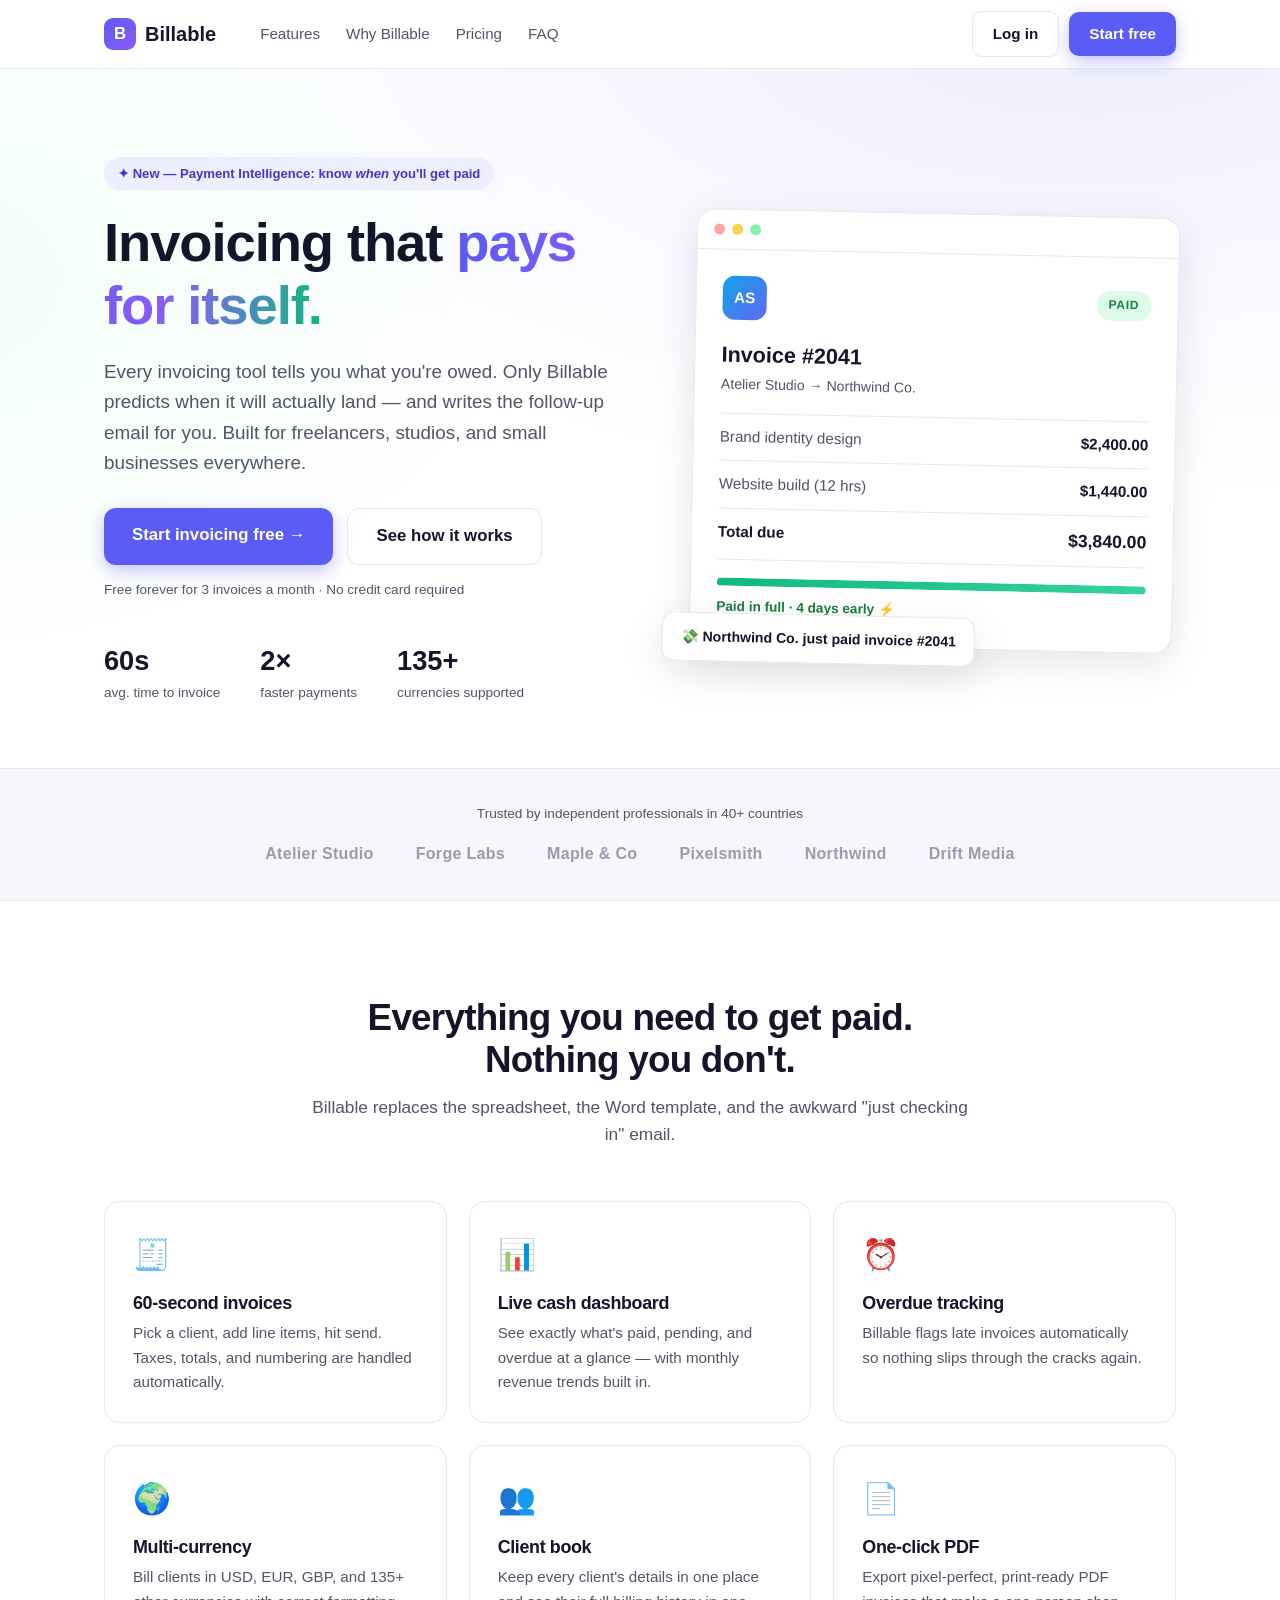
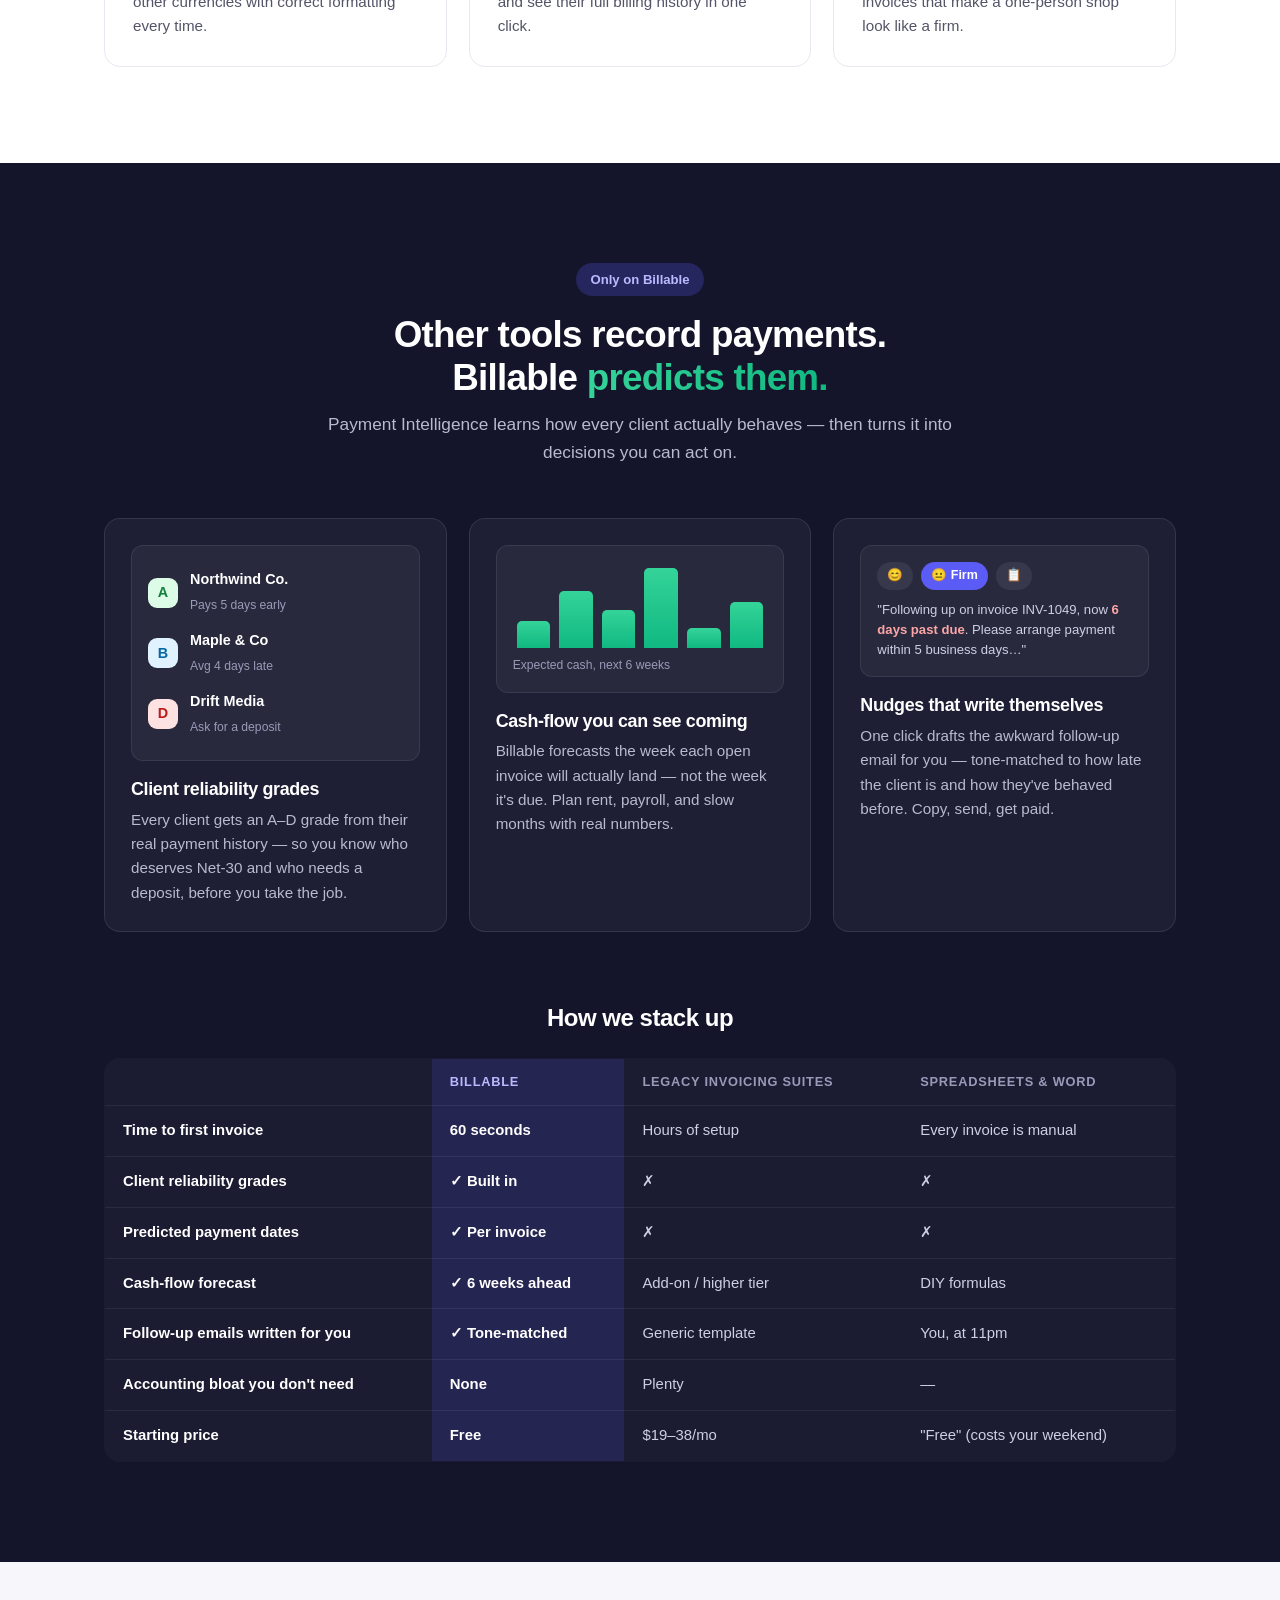
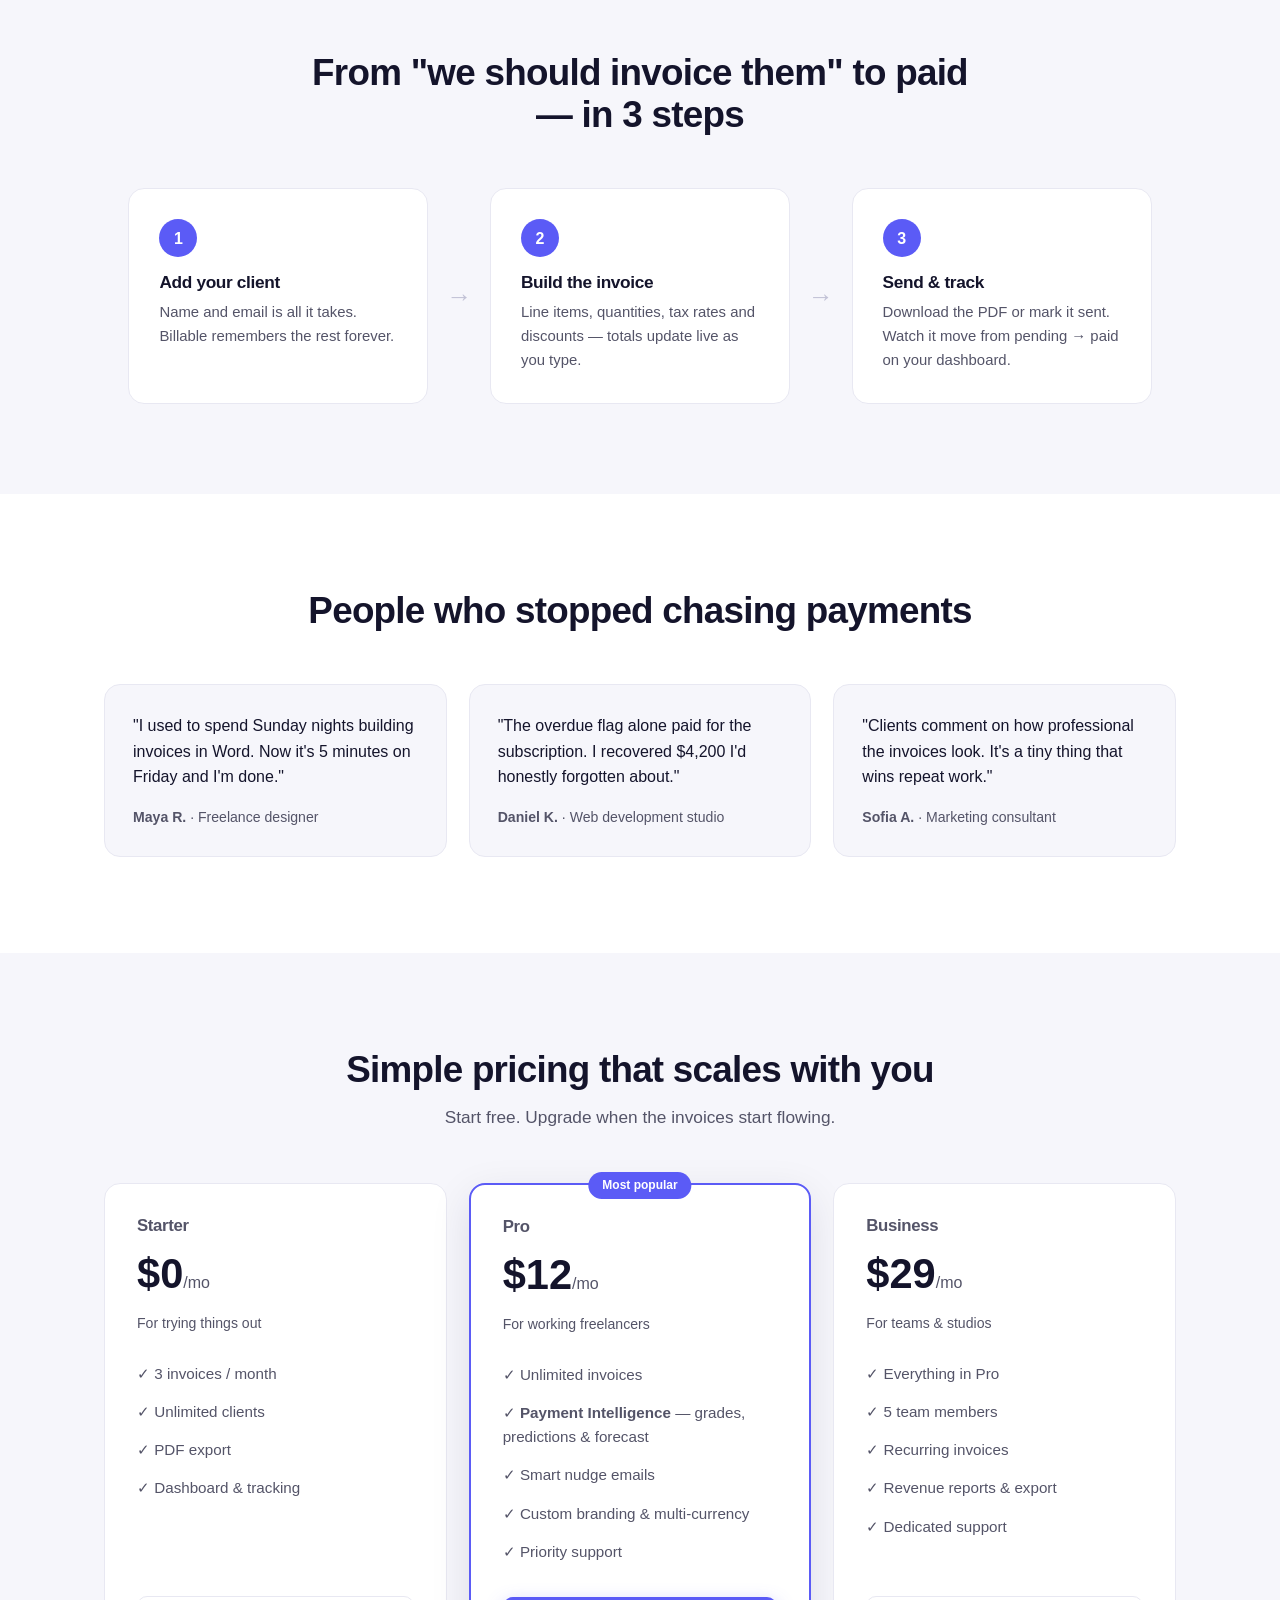
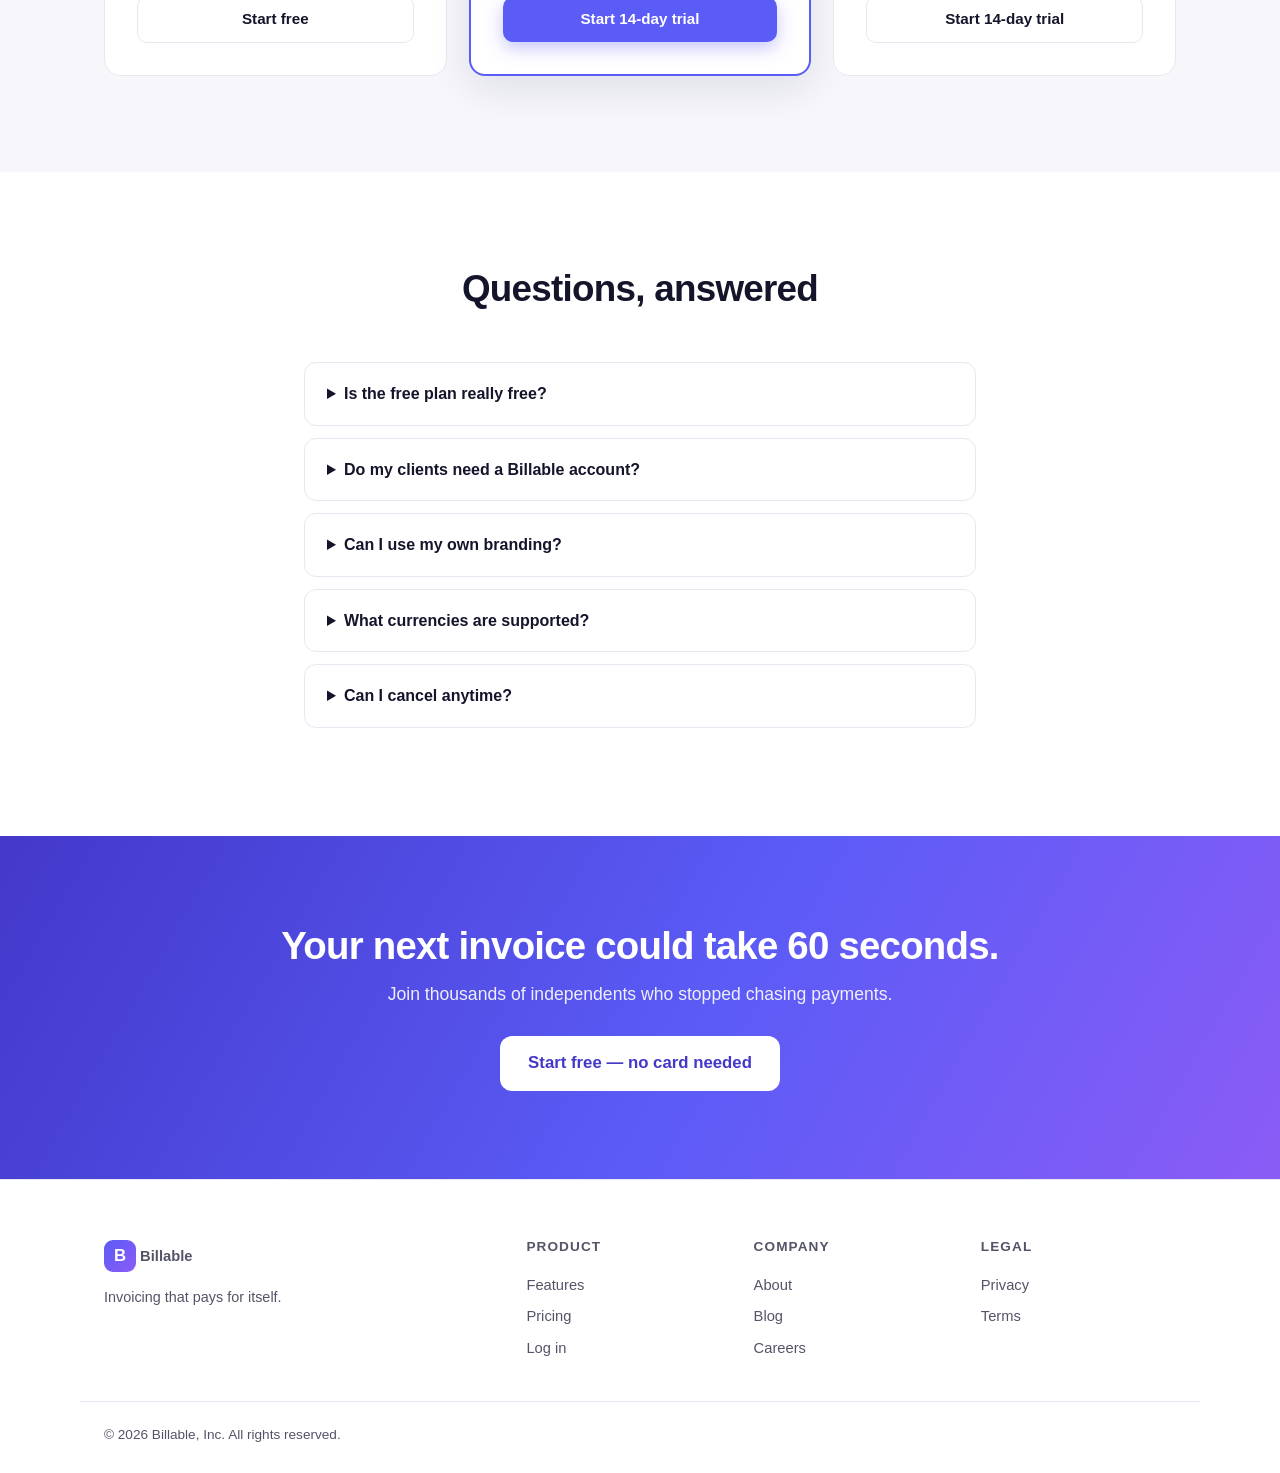
<file: index.html>
<!DOCTYPE html>
<html lang="en">
<head>
<meta charset="UTF-8">
<meta name="viewport" content="width=device-width, initial-scale=1.0">
<title>Billable — Invoicing that pays for itself</title>
<meta name="description" content="Billable is the fastest way for freelancers and small businesses to create beautiful invoices, track payments, and get paid on time.">
<link rel="icon" href="data:image/svg+xml,<svg xmlns='http://www.w3.org/2000/svg' viewBox='0 0 100 100'><rect width='100' height='100' rx='22' fill='%235b5bf6'/><text x='50' y='70' font-size='58' text-anchor='middle' fill='white' font-family='Arial' font-weight='bold'>B</text></svg>">
<link rel="preconnect" href="https://fonts.googleapis.com">
<link rel="stylesheet" href="css/landing.css">
</head>
<body>

<header class="nav-wrap">
  <nav class="nav container">
    <a class="logo" href="index.html"><span class="logo-mark">B</span> Billable</a>
    <div class="nav-links" id="navLinks">
      <a href="#features">Features</a>
      <a href="#intelligence">Why Billable</a>
      <a href="#pricing">Pricing</a>
      <a href="#faq">FAQ</a>
    </div>
    <div class="nav-cta">
      <a href="app.html" class="btn btn-ghost">Log in</a>
      <a href="app.html#signup" class="btn btn-primary">Start free</a>
    </div>
    <button class="nav-burger" id="navBurger" aria-label="Menu">☰</button>
  </nav>
</header>

<main>
  <!-- HERO -->
  <section class="hero">
    <div class="container hero-grid">
      <div class="hero-copy">
        <div class="pill">✦ New — Payment Intelligence: know <i>when</i> you'll get paid</div>
        <h1>Invoicing that <span class="grad">pays for itself.</span></h1>
        <p class="lead">Every invoicing tool tells you what you're owed. Only Billable predicts when it will actually land — and writes the follow-up email for you. Built for freelancers, studios, and small businesses everywhere.</p>
        <div class="hero-actions">
          <a href="app.html#signup" class="btn btn-primary btn-lg">Start invoicing free →</a>
          <a href="#how" class="btn btn-ghost btn-lg">See how it works</a>
        </div>
        <p class="micro">Free forever for 3 invoices a month · No credit card required</p>
        <div class="hero-stats">
          <div><strong>60s</strong><span>avg. time to invoice</span></div>
          <div><strong>2×</strong><span>faster payments</span></div>
          <div><strong>135+</strong><span>currencies supported</span></div>
        </div>
      </div>
      <div class="hero-visual">
        <div class="mock-window">
          <div class="mock-bar"><span></span><span></span><span></span></div>
          <div class="mock-body">
            <div class="mock-invoice">
              <div class="mi-head">
                <div class="mi-logo">AS</div>
                <div class="mi-status">PAID</div>
              </div>
              <div class="mi-title">Invoice #2041</div>
              <div class="mi-sub">Atelier Studio → Northwind Co.</div>
              <div class="mi-rows">
                <div class="mi-row"><span>Brand identity design</span><b>$2,400.00</b></div>
                <div class="mi-row"><span>Website build (12 hrs)</span><b>$1,440.00</b></div>
                <div class="mi-row mi-total"><span>Total due</span><b>$3,840.00</b></div>
              </div>
              <div class="mi-paidbar"><div></div></div>
              <div class="mi-foot">Paid in full · 4 days early ⚡</div>
            </div>
            <div class="mock-toast">💸 Northwind Co. just paid invoice #2041</div>
          </div>
        </div>
      </div>
    </div>
  </section>

  <!-- LOGOS -->
  <section class="logos">
    <div class="container">
      <p>Trusted by independent professionals in 40+ countries</p>
      <div class="logo-row">
        <span>Atelier&nbsp;Studio</span><span>Forge&nbsp;Labs</span><span>Maple&nbsp;&amp;&nbsp;Co</span><span>Pixelsmith</span><span>Northwind</span><span>Drift&nbsp;Media</span>
      </div>
    </div>
  </section>

  <!-- FEATURES -->
  <section class="features" id="features">
    <div class="container">
      <div class="section-head">
        <h2>Everything you need to get paid. Nothing you don't.</h2>
        <p>Billable replaces the spreadsheet, the Word template, and the awkward "just checking in" email.</p>
      </div>
      <div class="feature-grid">
        <div class="feature-card">
          <div class="fc-icon">🧾</div>
          <h3>60-second invoices</h3>
          <p>Pick a client, add line items, hit send. Taxes, totals, and numbering are handled automatically.</p>
        </div>
        <div class="feature-card">
          <div class="fc-icon">📊</div>
          <h3>Live cash dashboard</h3>
          <p>See exactly what's paid, pending, and overdue at a glance — with monthly revenue trends built in.</p>
        </div>
        <div class="feature-card">
          <div class="fc-icon">⏰</div>
          <h3>Overdue tracking</h3>
          <p>Billable flags late invoices automatically so nothing slips through the cracks again.</p>
        </div>
        <div class="feature-card">
          <div class="fc-icon">🌍</div>
          <h3>Multi-currency</h3>
          <p>Bill clients in USD, EUR, GBP, and 135+ other currencies with correct formatting every time.</p>
        </div>
        <div class="feature-card">
          <div class="fc-icon">👥</div>
          <h3>Client book</h3>
          <p>Keep every client's details in one place and see their full billing history in one click.</p>
        </div>
        <div class="feature-card">
          <div class="fc-icon">📄</div>
          <h3>One-click PDF</h3>
          <p>Export pixel-perfect, print-ready PDF invoices that make a one-person shop look like a firm.</p>
        </div>
      </div>
    </div>
  </section>

  <!-- PAYMENT INTELLIGENCE — the moat -->
  <section class="intel" id="intelligence">
    <div class="container">
      <div class="section-head section-head-light">
        <div class="pill pill-dark">Only on Billable</div>
        <h2>Other tools record payments.<br>Billable <span class="grad-green">predicts them.</span></h2>
        <p>Payment Intelligence learns how every client actually behaves — then turns it into decisions you can act on.</p>
      </div>
      <div class="intel-grid">
        <div class="intel-card">
          <div class="intel-visual">
            <div class="ig-row"><span class="ig-grade ig-a">A</span><div><b>Northwind Co.</b><small>Pays 5 days early</small></div></div>
            <div class="ig-row"><span class="ig-grade ig-b">B</span><div><b>Maple &amp; Co</b><small>Avg 4 days late</small></div></div>
            <div class="ig-row"><span class="ig-grade ig-d">D</span><div><b>Drift Media</b><small>Ask for a deposit</small></div></div>
          </div>
          <h3>Client reliability grades</h3>
          <p>Every client gets an A–D grade from their real payment history — so you know who deserves Net-30 and who needs a deposit, before you take the job.</p>
        </div>
        <div class="intel-card">
          <div class="intel-visual">
            <div class="ig-forecast">
              <div style="height:34%"></div><div style="height:72%"></div><div style="height:48%"></div>
              <div style="height:100%"></div><div style="height:26%"></div><div style="height:58%"></div>
            </div>
            <small class="ig-caption">Expected cash, next 6 weeks</small>
          </div>
          <h3>Cash-flow you can see coming</h3>
          <p>Billable forecasts the week each open invoice will actually land — not the week it's due. Plan rent, payroll, and slow months with real numbers.</p>
        </div>
        <div class="intel-card">
          <div class="intel-visual">
            <div class="ig-email">
              <div class="ig-tones"><span>😊</span><span class="on">😐 Firm</span><span>📋</span></div>
              <p>"Following up on invoice INV-1049, now <b>6 days past due</b>. Please arrange payment within 5 business days…"</p>
            </div>
          </div>
          <h3>Nudges that write themselves</h3>
          <p>One click drafts the awkward follow-up email for you — tone-matched to how late the client is and how they've behaved before. Copy, send, get paid.</p>
        </div>
      </div>

      <div class="compare">
        <h3>How we stack up</h3>
        <table class="compare-table">
          <thead>
            <tr><th></th><th class="ct-us">Billable</th><th>Legacy invoicing suites</th><th>Spreadsheets &amp; Word</th></tr>
          </thead>
          <tbody>
            <tr><td>Time to first invoice</td><td class="ct-us">60 seconds</td><td>Hours of setup</td><td>Every invoice is manual</td></tr>
            <tr><td>Client reliability grades</td><td class="ct-us">✓ Built in</td><td>✗</td><td>✗</td></tr>
            <tr><td>Predicted payment dates</td><td class="ct-us">✓ Per invoice</td><td>✗</td><td>✗</td></tr>
            <tr><td>Cash-flow forecast</td><td class="ct-us">✓ 6 weeks ahead</td><td>Add-on / higher tier</td><td>DIY formulas</td></tr>
            <tr><td>Follow-up emails written for you</td><td class="ct-us">✓ Tone-matched</td><td>Generic template</td><td>You, at 11pm</td></tr>
            <tr><td>Accounting bloat you don't need</td><td class="ct-us">None</td><td>Plenty</td><td>—</td></tr>
            <tr><td>Starting price</td><td class="ct-us">Free</td><td>$19–38/mo</td><td>"Free" (costs your weekend)</td></tr>
          </tbody>
        </table>
      </div>
    </div>
  </section>

  <!-- HOW IT WORKS -->
  <section class="how" id="how">
    <div class="container">
      <div class="section-head">
        <h2>From "we should invoice them" to paid — in 3 steps</h2>
      </div>
      <div class="steps">
        <div class="step">
          <div class="step-num">1</div>
          <h3>Add your client</h3>
          <p>Name and email is all it takes. Billable remembers the rest forever.</p>
        </div>
        <div class="step-arrow">→</div>
        <div class="step">
          <div class="step-num">2</div>
          <h3>Build the invoice</h3>
          <p>Line items, quantities, tax rates and discounts — totals update live as you type.</p>
        </div>
        <div class="step-arrow">→</div>
        <div class="step">
          <div class="step-num">3</div>
          <h3>Send &amp; track</h3>
          <p>Download the PDF or mark it sent. Watch it move from pending → paid on your dashboard.</p>
        </div>
      </div>
    </div>
  </section>

  <!-- TESTIMONIALS -->
  <section class="quotes">
    <div class="container">
      <div class="section-head"><h2>People who stopped chasing payments</h2></div>
      <div class="quote-grid">
        <figure class="quote">
          <blockquote>"I used to spend Sunday nights building invoices in Word. Now it's 5 minutes on Friday and I'm done."</blockquote>
          <figcaption><b>Maya R.</b> · Freelance designer</figcaption>
        </figure>
        <figure class="quote">
          <blockquote>"The overdue flag alone paid for the subscription. I recovered $4,200 I'd honestly forgotten about."</blockquote>
          <figcaption><b>Daniel K.</b> · Web development studio</figcaption>
        </figure>
        <figure class="quote">
          <blockquote>"Clients comment on how professional the invoices look. It's a tiny thing that wins repeat work."</blockquote>
          <figcaption><b>Sofia A.</b> · Marketing consultant</figcaption>
        </figure>
      </div>
    </div>
  </section>

  <!-- PRICING -->
  <section class="pricing" id="pricing">
    <div class="container">
      <div class="section-head">
        <h2>Simple pricing that scales with you</h2>
        <p>Start free. Upgrade when the invoices start flowing.</p>
      </div>
      <div class="price-grid">
        <div class="price-card">
          <h3>Starter</h3>
          <div class="price"><span>$0</span>/mo</div>
          <p class="price-sub">For trying things out</p>
          <ul>
            <li>✓ 3 invoices / month</li>
            <li>✓ Unlimited clients</li>
            <li>✓ PDF export</li>
            <li>✓ Dashboard &amp; tracking</li>
          </ul>
          <a href="app.html#signup" class="btn btn-ghost btn-block">Start free</a>
        </div>
        <div class="price-card price-featured">
          <div class="badge">Most popular</div>
          <h3>Pro</h3>
          <div class="price"><span>$12</span>/mo</div>
          <p class="price-sub">For working freelancers</p>
          <ul>
            <li>✓ Unlimited invoices</li>
            <li>✓ <b>Payment Intelligence</b> — grades, predictions &amp; forecast</li>
            <li>✓ Smart nudge emails</li>
            <li>✓ Custom branding &amp; multi-currency</li>
            <li>✓ Priority support</li>
          </ul>
          <a href="app.html#signup" class="btn btn-primary btn-block">Start 14-day trial</a>
        </div>
        <div class="price-card">
          <h3>Business</h3>
          <div class="price"><span>$29</span>/mo</div>
          <p class="price-sub">For teams &amp; studios</p>
          <ul>
            <li>✓ Everything in Pro</li>
            <li>✓ 5 team members</li>
            <li>✓ Recurring invoices</li>
            <li>✓ Revenue reports &amp; export</li>
            <li>✓ Dedicated support</li>
          </ul>
          <a href="app.html#signup" class="btn btn-ghost btn-block">Start 14-day trial</a>
        </div>
      </div>
    </div>
  </section>

  <!-- FAQ -->
  <section class="faq" id="faq">
    <div class="container faq-narrow">
      <div class="section-head"><h2>Questions, answered</h2></div>
      <details><summary>Is the free plan really free?</summary><p>Yes — 3 invoices per month, forever, with no credit card required. Upgrade only when you outgrow it.</p></details>
      <details><summary>Do my clients need a Billable account?</summary><p>No. You send them a standard PDF invoice. They never have to sign up for anything.</p></details>
      <details><summary>Can I use my own branding?</summary><p>Pro and Business plans let you add your business name, logo mark, and accent details to every invoice.</p></details>
      <details><summary>What currencies are supported?</summary><p>USD, EUR, GBP, CAD, AUD, JPY, INR and 130+ more — formatted correctly for each region.</p></details>
      <details><summary>Can I cancel anytime?</summary><p>Anytime, in one click, no emails to support required. Your data stays exportable.</p></details>
    </div>
  </section>

  <!-- FINAL CTA -->
  <section class="final-cta">
    <div class="container">
      <h2>Your next invoice could take 60 seconds.</h2>
      <p>Join thousands of independents who stopped chasing payments.</p>
      <a href="app.html#signup" class="btn btn-light btn-lg">Start free — no card needed</a>
    </div>
  </section>
</main>

<footer class="footer">
  <div class="container footer-grid">
    <div>
      <a class="logo" href="index.html"><span class="logo-mark">B</span> Billable</a>
      <p>Invoicing that pays for itself.</p>
    </div>
    <div>
      <h4>Product</h4>
      <a href="#features">Features</a>
      <a href="#pricing">Pricing</a>
      <a href="app.html">Log in</a>
    </div>
    <div>
      <h4>Company</h4>
      <a href="#">About</a>
      <a href="#">Blog</a>
      <a href="#">Careers</a>
    </div>
    <div>
      <h4>Legal</h4>
      <a href="#">Privacy</a>
      <a href="#">Terms</a>
    </div>
  </div>
  <div class="container footer-base">© 2026 Billable, Inc. All rights reserved.</div>
</footer>

<script>
document.getElementById('navBurger').addEventListener('click', () => {
  document.getElementById('navLinks').classList.toggle('open');
});
// Reveal-on-scroll
const io = new IntersectionObserver(entries => {
  entries.forEach(e => { if (e.isIntersecting) e.target.classList.add('in'); });
}, { threshold: 0.12 });
document.querySelectorAll('.feature-card, .step, .quote, .price-card, .section-head, .intel-card, .compare').forEach(el => {
  el.classList.add('reveal'); io.observe(el);
});
</script>
</body>
</html>
</file>
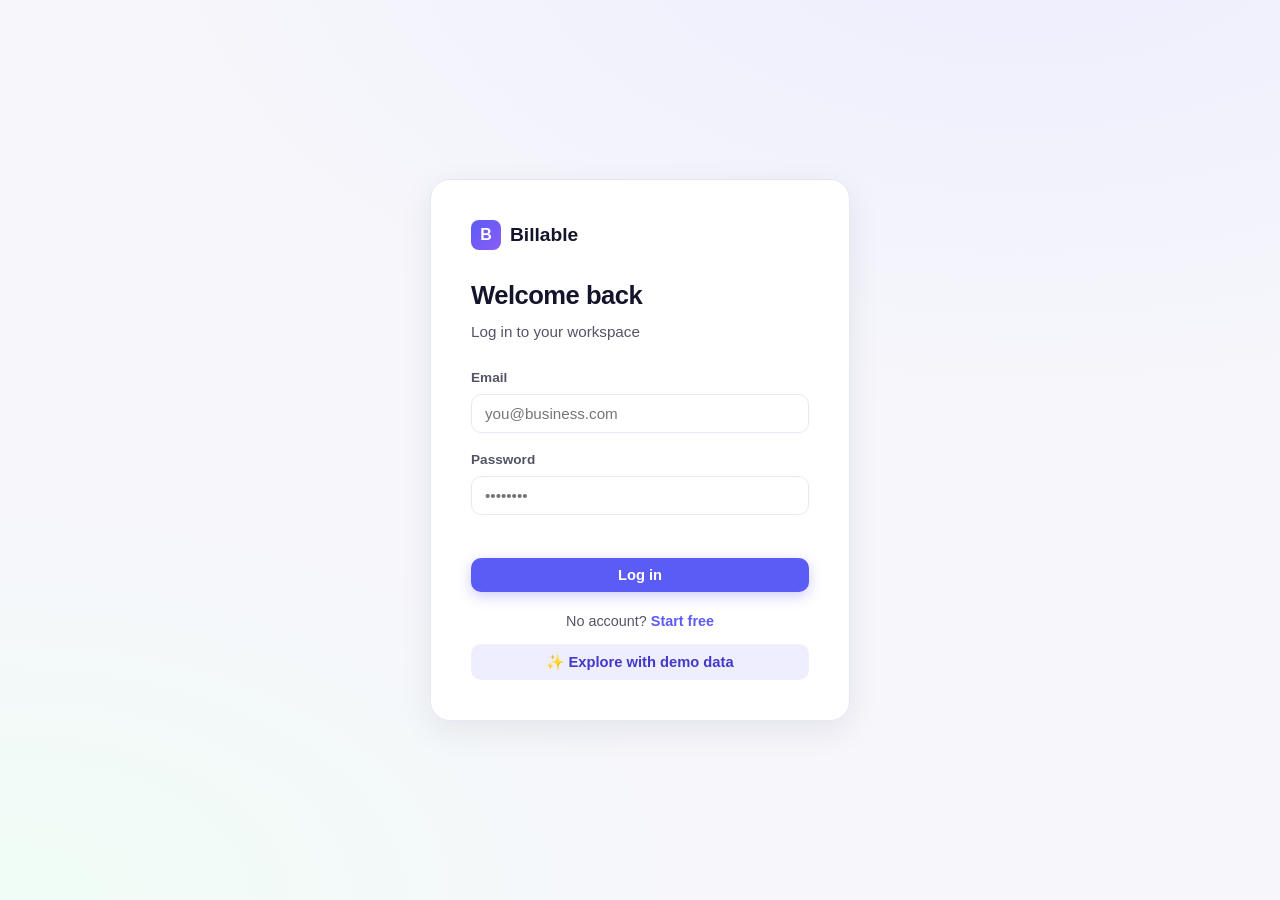
<file: app.html>
<!DOCTYPE html>
<html lang="en">
<head>
<meta charset="UTF-8">
<meta name="viewport" content="width=device-width, initial-scale=1.0">
<title>Billable — App</title>
<link rel="icon" href="data:image/svg+xml,<svg xmlns='http://www.w3.org/2000/svg' viewBox='0 0 100 100'><rect width='100' height='100' rx='22' fill='%235b5bf6'/><text x='50' y='70' font-size='58' text-anchor='middle' fill='white' font-family='Arial' font-weight='bold'>B</text></svg>">
<link rel="stylesheet" href="css/app.css">
</head>
<body>

<!-- ============ AUTH ============ -->
<div id="authScreen" class="auth-screen">
  <div class="auth-card">
    <a class="logo" href="index.html"><span class="logo-mark">B</span> Billable</a>
    <h1 id="authTitle">Welcome back</h1>
    <p id="authSub" class="auth-sub">Log in to your workspace</p>
    <form id="authForm">
      <div class="field" id="nameField" style="display:none">
        <label for="authName">Your name</label>
        <input type="text" id="authName" placeholder="Alex Carter" autocomplete="name">
      </div>
      <div class="field" id="bizField" style="display:none">
        <label for="authBiz">Business name</label>
        <input type="text" id="authBiz" placeholder="Carter Design Co.">
      </div>
      <div class="field">
        <label for="authEmail">Email</label>
        <input type="email" id="authEmail" placeholder="you@business.com" required autocomplete="email">
      </div>
      <div class="field">
        <label for="authPass">Password</label>
        <input type="password" id="authPass" placeholder="••••••••" required minlength="6" autocomplete="current-password">
      </div>
      <p class="auth-error" id="authError"></p>
      <button type="submit" class="btn btn-primary btn-block" id="authSubmit">Log in</button>
    </form>
    <p class="auth-switch" id="authSwitch">No account? <a href="#" id="authToggle">Start free</a></p>
    <button class="btn btn-demo btn-block" id="demoBtn">✨ Explore with demo data</button>
  </div>
</div>

<!-- ============ APP SHELL ============ -->
<div id="appShell" class="app-shell" hidden>
  <aside class="sidebar">
    <a class="logo" href="index.html"><span class="logo-mark">B</span> <span class="logo-text">Billable</span></a>
    <nav class="side-nav">
      <button class="side-link active" data-view="dashboard">📊 <span>Dashboard</span></button>
      <button class="side-link" data-view="invoices">🧾 <span>Invoices</span></button>
      <button class="side-link" data-view="clients">👥 <span>Clients</span></button>
      <button class="side-link" data-view="insights">💡 <span>Insights</span></button>
      <button class="side-link" data-view="settings">⚙️ <span>Settings</span></button>
    </nav>
    <div class="side-foot">
      <div class="plan-chip" id="planChip">Starter plan</div>
      <button class="side-link" id="logoutBtn">↩ <span>Log out</span></button>
    </div>
  </aside>

  <main class="main">
    <header class="topbar">
      <h2 id="viewTitle">Dashboard</h2>
      <div class="topbar-right">
        <button class="btn btn-primary" id="newInvoiceBtn">+ New invoice</button>
        <div class="avatar" id="userAvatar">A</div>
      </div>
    </header>

    <!-- DASHBOARD -->
    <section id="view-dashboard" class="view">
      <div class="stat-grid">
        <div class="stat-card">
          <span class="stat-label">Collected</span>
          <span class="stat-value green" id="statPaid">$0</span>
          <span class="stat-sub" id="statPaidCount">0 invoices paid</span>
        </div>
        <div class="stat-card">
          <span class="stat-label">Outstanding</span>
          <span class="stat-value amber" id="statPending">$0</span>
          <span class="stat-sub" id="statPendingCount">0 awaiting payment</span>
        </div>
        <div class="stat-card">
          <span class="stat-label">Overdue</span>
          <span class="stat-value red" id="statOverdue">$0</span>
          <span class="stat-sub" id="statOverdueCount">0 past due</span>
        </div>
        <div class="stat-card">
          <span class="stat-label">Active clients</span>
          <span class="stat-value" id="statClients">0</span>
          <span class="stat-sub">in your client book</span>
        </div>
      </div>

      <div class="dash-grid">
        <div class="panel">
          <div class="panel-head"><h3>Revenue — last 6 months</h3></div>
          <canvas id="revChart" height="220"></canvas>
        </div>
        <div class="panel">
          <div class="panel-head"><h3>Recent activity</h3></div>
          <ul class="activity" id="activityList"></ul>
        </div>
      </div>
    </section>

    <!-- INVOICES -->
    <section id="view-invoices" class="view" hidden>
      <div class="toolbar">
        <input type="search" id="invSearch" class="search" placeholder="Search invoices or clients…">
        <div class="filters" id="invFilters">
          <button class="chip active" data-f="all">All</button>
          <button class="chip" data-f="draft">Draft</button>
          <button class="chip" data-f="sent">Sent</button>
          <button class="chip" data-f="paid">Paid</button>
          <button class="chip" data-f="overdue">Overdue</button>
        </div>
      </div>
      <div class="panel">
        <table class="table" id="invTable">
          <thead><tr><th>Invoice</th><th>Client</th><th>Issued</th><th>Due</th><th>Amount</th><th>Status</th><th></th></tr></thead>
          <tbody id="invBody"></tbody>
        </table>
        <div class="empty" id="invEmpty" hidden>
          <p>🧾</p><h3>No invoices yet</h3><p>Create your first invoice — it takes about 60 seconds.</p>
          <button class="btn btn-primary" onclick="openInvoiceEditor()">+ New invoice</button>
        </div>
      </div>
    </section>

    <!-- CLIENTS -->
    <section id="view-clients" class="view" hidden>
      <div class="toolbar">
        <input type="search" id="cliSearch" class="search" placeholder="Search clients…">
        <button class="btn btn-primary" id="newClientBtn">+ Add client</button>
      </div>
      <div class="client-grid" id="clientGrid"></div>
      <div class="empty" id="cliEmpty" hidden>
        <p>👥</p><h3>No clients yet</h3><p>Add your first client to start invoicing them.</p>
        <button class="btn btn-primary" onclick="openClientModal()">+ Add client</button>
      </div>
    </section>

    <!-- INSIGHTS -->
    <section id="view-insights" class="view" hidden>
      <div class="stat-grid">
        <div class="stat-card">
          <span class="stat-label">Avg time to get paid</span>
          <span class="stat-value" id="insAvgDays">—</span>
          <span class="stat-sub">across paid invoices</span>
        </div>
        <div class="stat-card">
          <span class="stat-label">On-time rate</span>
          <span class="stat-value green" id="insOnTime">—</span>
          <span class="stat-sub">paid by the due date</span>
        </div>
        <div class="stat-card">
          <span class="stat-label">Projected 30 days</span>
          <span class="stat-value" id="insProjected">—</span>
          <span class="stat-sub">expected to land</span>
        </div>
        <div class="stat-card">
          <span class="stat-label">Most reliable</span>
          <span class="stat-value" id="insBestClient" style="font-size:1.2rem">—</span>
          <span class="stat-sub" id="insBestClientSub">pays fastest</span>
        </div>
      </div>

      <div class="panel" style="margin-bottom:18px">
        <div class="panel-head"><h3>Cash-flow forecast — when open invoices will actually land</h3></div>
        <canvas id="forecastChart" height="200"></canvas>
      </div>

      <div class="dash-grid">
        <div class="panel">
          <div class="panel-head"><h3>Client reliability</h3></div>
          <table class="table">
            <thead><tr><th>Client</th><th>Grade</th><th>Avg days to pay</th><th>On time</th><th>Playbook</th></tr></thead>
            <tbody id="gradeBody"></tbody>
          </table>
        </div>
        <div class="panel">
          <div class="panel-head"><h3>Open invoices — predicted payment</h3></div>
          <table class="table">
            <thead><tr><th>Invoice</th><th>Amount</th><th>Expected</th><th></th></tr></thead>
            <tbody id="predBody"></tbody>
          </table>
        </div>
      </div>
    </section>

    <!-- SETTINGS -->
    <section id="view-settings" class="view" hidden>
      <div class="panel settings-panel">
        <h3>Business profile</h3>
        <p class="muted">Appears on every invoice you send.</p>
        <form id="settingsForm" class="settings-form">
          <div class="field"><label>Business name</label><input id="setBiz" type="text"></div>
          <div class="field"><label>Your name</label><input id="setName" type="text"></div>
          <div class="field"><label>Email</label><input id="setEmail" type="email"></div>
          <div class="field"><label>Address</label><input id="setAddr" type="text" placeholder="123 Main St, Springfield"></div>
          <div class="field-row">
            <div class="field"><label>Default currency</label>
              <select id="setCurrency">
                <option value="USD">USD — US Dollar</option>
                <option value="EUR">EUR — Euro</option>
                <option value="GBP">GBP — British Pound</option>
                <option value="CAD">CAD — Canadian Dollar</option>
                <option value="AUD">AUD — Australian Dollar</option>
                <option value="JPY">JPY — Japanese Yen</option>
                <option value="INR">INR — Indian Rupee</option>
              </select>
            </div>
            <div class="field"><label>Default tax rate (%)</label><input id="setTax" type="number" min="0" max="100" step="0.1"></div>
          </div>
          <button class="btn btn-primary" type="submit">Save changes</button>
        </form>
      </div>
      <div class="panel settings-panel">
        <h3>Plan</h3>
        <p class="muted">You're on the <b id="planName">Starter</b> plan.</p>
        <div class="plan-row">
          <button class="btn btn-ghost" data-plan="starter">Starter · $0</button>
          <button class="btn btn-primary" data-plan="pro">Pro · $12/mo</button>
          <button class="btn btn-ghost" data-plan="business">Business · $29/mo</button>
        </div>
        <p class="muted small">Demo checkout — in production this connects to Stripe billing.</p>
      </div>
      <div class="panel settings-panel danger-panel">
        <h3>Data</h3>
        <button class="btn btn-ghost" id="exportBtn">Export data (JSON)</button>
        <button class="btn btn-danger" id="resetBtn">Erase workspace</button>
      </div>
    </section>
  </main>
</div>

<!-- ============ INVOICE EDITOR ============ -->
<div class="modal-wrap" id="invoiceModal" hidden>
  <div class="modal modal-lg">
    <div class="modal-head">
      <h3 id="invModalTitle">New invoice</h3>
      <button class="x" onclick="closeModal('invoiceModal')">✕</button>
    </div>
    <form id="invoiceForm" class="modal-body">
      <div class="field-row">
        <div class="field">
          <label>Client</label>
          <select id="invClient" required></select>
        </div>
        <div class="field"><label>Invoice #</label><input id="invNumber" type="text" readonly></div>
      </div>
      <div class="field-row">
        <div class="field"><label>Issue date</label><input id="invIssued" type="date" required></div>
        <div class="field"><label>Due date</label><input id="invDue" type="date" required></div>
        <div class="field"><label>Currency</label>
          <select id="invCurrency">
            <option>USD</option><option>EUR</option><option>GBP</option><option>CAD</option>
            <option>AUD</option><option>JPY</option><option>INR</option>
          </select>
        </div>
      </div>
      <div class="lines-head">
        <label>Line items</label>
        <button type="button" class="btn btn-ghost btn-sm" id="addLineBtn">+ Add line</button>
      </div>
      <div id="lineItems"></div>
      <div class="field-row">
        <div class="field"><label>Tax rate (%)</label><input id="invTax" type="number" min="0" max="100" step="0.1" value="0"></div>
        <div class="field"><label>Discount (%)</label><input id="invDiscount" type="number" min="0" max="100" step="0.1" value="0"></div>
      </div>
      <div class="field"><label>Notes (optional)</label><textarea id="invNotes" rows="2" placeholder="Payment terms, thank-you note…"></textarea></div>
      <div class="inv-totals">
        <div><span>Subtotal</span><b id="tSubtotal">$0.00</b></div>
        <div><span>Tax</span><b id="tTax">$0.00</b></div>
        <div><span>Discount</span><b id="tDiscount">−$0.00</b></div>
        <div class="grand"><span>Total due</span><b id="tTotal">$0.00</b></div>
      </div>
      <div class="modal-actions">
        <button type="button" class="btn btn-ghost" onclick="closeModal('invoiceModal')">Cancel</button>
        <button type="submit" class="btn btn-ghost" data-save="draft">Save draft</button>
        <button type="submit" class="btn btn-primary" data-save="sent">Save &amp; mark sent</button>
      </div>
    </form>
  </div>
</div>

<!-- ============ CLIENT MODAL ============ -->
<div class="modal-wrap" id="clientModal" hidden>
  <div class="modal">
    <div class="modal-head">
      <h3 id="cliModalTitle">Add client</h3>
      <button class="x" onclick="closeModal('clientModal')">✕</button>
    </div>
    <form id="clientForm" class="modal-body">
      <div class="field"><label>Client / company name</label><input id="cliName" type="text" required placeholder="Northwind Co."></div>
      <div class="field"><label>Contact email</label><input id="cliEmail" type="email" required placeholder="accounts@northwind.com"></div>
      <div class="field"><label>Address (optional)</label><input id="cliAddr" type="text" placeholder="City, Country"></div>
      <div class="modal-actions">
        <button type="button" class="btn btn-ghost" onclick="closeModal('clientModal')">Cancel</button>
        <button type="submit" class="btn btn-primary">Save client</button>
      </div>
    </form>
  </div>
</div>

<!-- ============ INVOICE PREVIEW ============ -->
<div class="modal-wrap" id="previewModal" hidden>
  <div class="modal modal-lg preview-modal">
    <div class="modal-head no-print">
      <h3>Invoice preview</h3>
      <div>
        <button class="btn btn-primary" onclick="window.print()">⬇ Download PDF / Print</button>
        <button class="x" onclick="closeModal('previewModal')">✕</button>
      </div>
    </div>
    <div class="modal-body" id="previewBody"></div>
  </div>
</div>

<!-- ============ SMART NUDGE ============ -->
<div class="modal-wrap" id="nudgeModal" hidden>
  <div class="modal modal-lg">
    <div class="modal-head">
      <h3>✉ Smart nudge</h3>
      <button class="x" onclick="closeModal('nudgeModal')">✕</button>
    </div>
    <div class="modal-body">
      <div class="nudge-meta" id="nudgeMeta"></div>
      <div class="nudge-tones" id="nudgeTones">
        <button class="chip" data-tone="gentle">😊 Gentle</button>
        <button class="chip" data-tone="friendly">🙂 Friendly</button>
        <button class="chip" data-tone="firm">😐 Firm</button>
        <button class="chip" data-tone="final">📋 Final notice</button>
      </div>
      <div class="field"><label>Subject</label><input id="nudgeSubject" type="text"></div>
      <div class="field"><label>Message — tuned to this client's payment history</label>
        <textarea id="nudgeBody" rows="11"></textarea></div>
      <div class="modal-actions">
        <button class="btn btn-ghost" onclick="closeModal('nudgeModal')">Close</button>
        <button class="btn btn-ghost" id="nudgeCopyBtn">📋 Copy text</button>
        <a class="btn btn-primary" id="nudgeMailBtn" href="#">Open in email app →</a>
      </div>
    </div>
  </div>
</div>

<div class="toast" id="toast" hidden></div>

<script src="js/app.js"></script>
</body>
</html>
</file>
<file: css/landing.css>
:root {
  --ink: #14142b;
  --ink-soft: #545468;
  --bg: #ffffff;
  --bg-soft: #f6f6fb;
  --line: #e8e8f2;
  --brand: #5b5bf6;
  --brand-deep: #4338ca;
  --brand-soft: #eeeefe;
  --accent: #10b981;
  --radius: 16px;
  --shadow: 0 12px 40px rgba(20, 20, 60, 0.10);
  font-size: 16px;
}

* { margin: 0; padding: 0; box-sizing: border-box; }
html { scroll-behavior: smooth; }
body {
  font-family: "Segoe UI", -apple-system, BlinkMacSystemFont, Roboto, "Helvetica Neue", Arial, sans-serif;
  color: var(--ink);
  background: var(--bg);
  line-height: 1.6;
  -webkit-font-smoothing: antialiased;
}
.container { max-width: 1120px; margin: 0 auto; padding: 0 24px; }
h1, h2, h3 { line-height: 1.15; letter-spacing: -0.02em; }
a { text-decoration: none; color: inherit; }

/* ---------- Buttons ---------- */
.btn {
  display: inline-block; padding: 10px 20px; border-radius: 10px;
  font-weight: 600; font-size: 0.95rem; transition: all .18s ease; cursor: pointer; border: none;
}
.btn-primary { background: var(--brand); color: #fff; box-shadow: 0 6px 18px rgba(91,91,246,.35); }
.btn-primary:hover { background: var(--brand-deep); transform: translateY(-1px); }
.btn-ghost { background: transparent; color: var(--ink); border: 1.5px solid var(--line); }
.btn-ghost:hover { border-color: var(--brand); color: var(--brand); }
.btn-light { background: #fff; color: var(--brand-deep); }
.btn-light:hover { transform: translateY(-1px); box-shadow: 0 8px 24px rgba(0,0,0,.18); }
.btn-lg { padding: 14px 28px; font-size: 1.05rem; border-radius: 12px; }
.btn-block { display: block; text-align: center; }

/* ---------- Nav ---------- */
.nav-wrap {
  position: sticky; top: 0; z-index: 50;
  background: rgba(255,255,255,.85); backdrop-filter: blur(12px);
  border-bottom: 1px solid var(--line);
}
.nav { display: flex; align-items: center; gap: 32px; height: 68px; }
.logo { font-weight: 800; font-size: 1.25rem; display: flex; align-items: center; gap: 9px; }
.logo-mark {
  width: 32px; height: 32px; border-radius: 9px; background: linear-gradient(135deg, var(--brand), #8b5cf6);
  color: #fff; display: inline-flex; align-items: center; justify-content: center; font-size: 1.05rem;
}
.nav-links { display: flex; gap: 26px; margin-left: 12px; }
.nav-links a { color: var(--ink-soft); font-weight: 500; font-size: .95rem; }
.nav-links a:hover { color: var(--ink); }
.nav-cta { margin-left: auto; display: flex; gap: 10px; align-items: center; }
.nav-burger { display: none; background: none; border: none; font-size: 1.5rem; cursor: pointer; }

/* ---------- Hero ---------- */
.hero { padding: 88px 0 64px; background:
  radial-gradient(1000px 500px at 85% -10%, var(--brand-soft), transparent),
  radial-gradient(700px 400px at -10% 30%, #f0fdf6, transparent);
}
.hero-grid { display: grid; grid-template-columns: 1.05fr .95fr; gap: 56px; align-items: center; }
.pill {
  display: inline-block; background: var(--brand-soft); color: var(--brand-deep);
  font-weight: 600; font-size: .82rem; padding: 6px 14px; border-radius: 999px; margin-bottom: 22px;
}
.hero h1 { font-size: 3.4rem; font-weight: 800; margin-bottom: 20px; }
.grad {
  background: linear-gradient(90deg, var(--brand), #8b5cf6 55%, var(--accent));
  -webkit-background-clip: text; background-clip: text; color: transparent;
}
.lead { font-size: 1.18rem; color: var(--ink-soft); max-width: 34rem; margin-bottom: 30px; }
.hero-actions { display: flex; gap: 14px; flex-wrap: wrap; margin-bottom: 14px; }
.micro { font-size: .85rem; color: var(--ink-soft); }
.hero-stats { display: flex; gap: 40px; margin-top: 38px; }
.hero-stats div { display: flex; flex-direction: column; }
.hero-stats strong { font-size: 1.7rem; font-weight: 800; color: var(--ink); }
.hero-stats span { font-size: .85rem; color: var(--ink-soft); }

/* Hero mock window */
.hero-visual { position: relative; }
.mock-window {
  background: #fff; border-radius: 18px; box-shadow: var(--shadow);
  border: 1px solid var(--line); overflow: visible;
  transform: rotate(1.2deg); animation: floaty 7s ease-in-out infinite;
}
@keyframes floaty { 0%,100% { transform: rotate(1.2deg) translateY(0);} 50% { transform: rotate(1.2deg) translateY(-10px);} }
.mock-bar { display: flex; gap: 7px; padding: 14px 16px; border-bottom: 1px solid var(--line); }
.mock-bar span { width: 11px; height: 11px; border-radius: 50%; background: var(--line); }
.mock-bar span:first-child { background: #fca5a5; }
.mock-bar span:nth-child(2) { background: #fcd34d; }
.mock-bar span:nth-child(3) { background: #86efac; }
.mock-body { padding: 26px; position: relative; }
.mock-invoice { font-size: .95rem; }
.mi-head { display: flex; justify-content: space-between; align-items: center; margin-bottom: 18px; }
.mi-logo {
  width: 44px; height: 44px; border-radius: 12px; background: linear-gradient(135deg,#0ea5e9,#6366f1);
  color: #fff; font-weight: 800; display: flex; align-items: center; justify-content: center;
}
.mi-status { background: #dcfce7; color: #15803d; font-weight: 700; font-size: .75rem; padding: 5px 12px; border-radius: 999px; letter-spacing: .06em; }
.mi-title { font-weight: 800; font-size: 1.35rem; }
.mi-sub { color: var(--ink-soft); font-size: .88rem; margin-bottom: 18px; }
.mi-rows { border-top: 1px solid var(--line); }
.mi-row { display: flex; justify-content: space-between; padding: 11px 0; border-bottom: 1px solid var(--line); color: var(--ink-soft); }
.mi-row b { color: var(--ink); }
.mi-total { font-weight: 700; color: var(--ink); }
.mi-total b { font-size: 1.1rem; }
.mi-paidbar { height: 8px; background: var(--bg-soft); border-radius: 999px; margin: 18px 0 10px; overflow: hidden; }
.mi-paidbar div { height: 100%; width: 100%; border-radius: 999px; background: linear-gradient(90deg, var(--accent), #34d399); animation: fillbar 2.2s ease forwards; }
@keyframes fillbar { from { width: 0; } to { width: 100%; } }
.mi-foot { font-size: .85rem; color: #15803d; font-weight: 600; }
.mock-toast {
  position: absolute; bottom: -18px; left: -28px; background: #fff; border: 1px solid var(--line);
  box-shadow: var(--shadow); border-radius: 12px; padding: 12px 18px; font-size: .88rem; font-weight: 600;
  animation: toastpop .7s ease .9s backwards;
}
@keyframes toastpop { from { opacity: 0; transform: translateY(14px) scale(.96); } to { opacity: 1; transform: none; } }

/* ---------- Logos ---------- */
.logos { padding: 34px 0; border-top: 1px solid var(--line); border-bottom: 1px solid var(--line); background: var(--bg-soft); }
.logos p { text-align: center; color: var(--ink-soft); font-size: .85rem; margin-bottom: 16px; }
.logo-row { display: flex; justify-content: center; gap: 42px; flex-wrap: wrap; color: #9a9ab0; font-weight: 700; letter-spacing: .02em; }

/* ---------- Sections ---------- */
section { scroll-margin-top: 80px; }
.section-head { text-align: center; max-width: 42rem; margin: 0 auto 52px; }
.section-head h2 { font-size: 2.3rem; font-weight: 800; margin-bottom: 12px; }
.section-head p { color: var(--ink-soft); font-size: 1.08rem; }
.features { padding: 96px 0; }
.feature-grid { display: grid; grid-template-columns: repeat(3, 1fr); gap: 22px; }
.feature-card {
  background: #fff; border: 1px solid var(--line); border-radius: var(--radius); padding: 28px;
  transition: transform .2s ease, box-shadow .2s ease;
}
.feature-card:hover { transform: translateY(-4px); box-shadow: var(--shadow); }
.fc-icon { font-size: 1.9rem; margin-bottom: 14px; }
.feature-card h3 { font-size: 1.12rem; margin-bottom: 8px; }
.feature-card p { color: var(--ink-soft); font-size: .95rem; }

/* ---------- Payment Intelligence (dark moat section) ---------- */
.intel { padding: 100px 0; background: #14142b; color: #fff; }
.section-head-light h2 { color: #fff; }
.section-head-light p { color: #b9b9d0; }
.pill-dark { background: rgba(91,91,246,.25); color: #b9b9ff; margin-bottom: 18px; }
.grad-green {
  background: linear-gradient(90deg, #34d399, #10b981);
  -webkit-background-clip: text; background-clip: text; color: transparent;
}
.intel-grid { display: grid; grid-template-columns: repeat(3, 1fr); gap: 22px; margin-bottom: 72px; }
.intel-card {
  background: rgba(255,255,255,.045); border: 1px solid rgba(255,255,255,.1);
  border-radius: var(--radius); padding: 26px; transition: transform .2s ease, border-color .2s ease;
}
.intel-card:hover { transform: translateY(-4px); border-color: rgba(91,91,246,.6); }
.intel-card h3 { font-size: 1.12rem; margin-bottom: 8px; }
.intel-card > p { color: #b9b9d0; font-size: .95rem; }
.intel-visual {
  background: rgba(255,255,255,.05); border: 1px solid rgba(255,255,255,.08);
  border-radius: 12px; padding: 16px; margin-bottom: 18px; min-height: 132px;
}
.ig-row { display: flex; align-items: center; gap: 12px; padding: 6px 0; }
.ig-row b { font-size: .9rem; display: block; }
.ig-row small { color: #9a9ab8; font-size: .76rem; }
.ig-grade {
  width: 30px; height: 30px; border-radius: 9px; display: inline-flex; align-items: center;
  justify-content: center; font-weight: 800; font-size: .9rem; flex: none;
}
.ig-a { background: #dcfce7; color: #15803d; }
.ig-b { background: #e0f2fe; color: #0369a1; }
.ig-d { background: #fee2e2; color: #b91c1c; }
.ig-forecast { display: flex; align-items: flex-end; gap: 9px; height: 86px; padding: 6px 4px 0; }
.ig-forecast div { flex: 1; border-radius: 5px 5px 0 0; background: linear-gradient(180deg, #34d399, #10b981); }
.ig-caption { color: #9a9ab8; font-size: .76rem; display: block; margin-top: 8px; }
.ig-email p { font-size: .82rem; color: #cfcfe4; line-height: 1.5; }
.ig-email b { color: #fca5a5; }
.ig-tones { display: flex; gap: 8px; margin-bottom: 10px; }
.ig-tones span { font-size: .78rem; padding: 4px 10px; border-radius: 999px; background: rgba(255,255,255,.07); color: #b9b9d0; }
.ig-tones .on { background: var(--brand); color: #fff; font-weight: 600; }

.compare h3 { text-align: center; font-size: 1.5rem; margin-bottom: 26px; }
.compare-table {
  width: 100%; border-collapse: collapse; background: rgba(255,255,255,.03);
  border: 1px solid rgba(255,255,255,.1); border-radius: var(--radius); overflow: hidden; font-size: .93rem;
}
.compare-table th, .compare-table td { padding: 13px 18px; text-align: left; border-bottom: 1px solid rgba(255,255,255,.07); }
.compare-table th { font-size: .8rem; text-transform: uppercase; letter-spacing: .06em; color: #9a9ab8; }
.compare-table td { color: #cfcfe4; }
.compare-table td:first-child { color: #fff; font-weight: 600; }
.compare-table .ct-us { background: rgba(91,91,246,.16); color: #fff; font-weight: 700; }
.compare-table th.ct-us { color: #b9b9ff; }
.compare-table tr:last-child td { border-bottom: none; }

.how { padding: 90px 0; background: var(--bg-soft); }
.steps { display: flex; align-items: stretch; gap: 18px; justify-content: center; }
.step { background: #fff; border: 1px solid var(--line); border-radius: var(--radius); padding: 30px; flex: 1; max-width: 300px; }
.step-num {
  width: 38px; height: 38px; border-radius: 50%; background: var(--brand); color: #fff;
  display: flex; align-items: center; justify-content: center; font-weight: 800; margin-bottom: 16px;
}
.step h3 { margin-bottom: 8px; font-size: 1.08rem; }
.step p { color: var(--ink-soft); font-size: .93rem; }
.step-arrow { align-self: center; font-size: 1.6rem; color: #c2c2d6; }

.quotes { padding: 96px 0; }
.quote-grid { display: grid; grid-template-columns: repeat(3, 1fr); gap: 22px; }
.quote { background: var(--bg-soft); border-radius: var(--radius); padding: 28px; border: 1px solid var(--line); }
.quote blockquote { font-size: 1rem; margin-bottom: 16px; color: var(--ink); }
.quote figcaption { color: var(--ink-soft); font-size: .88rem; }

/* ---------- Pricing ---------- */
.pricing { padding: 96px 0; background: var(--bg-soft); }
.price-grid { display: grid; grid-template-columns: repeat(3, 1fr); gap: 22px; align-items: stretch; }
.price-card {
  background: #fff; border: 1px solid var(--line); border-radius: var(--radius); padding: 32px;
  position: relative; display: flex; flex-direction: column;
}
.price-featured { border: 2px solid var(--brand); box-shadow: var(--shadow); transform: scale(1.03); }
.badge {
  position: absolute; top: -13px; left: 50%; transform: translateX(-50%);
  background: var(--brand); color: #fff; font-size: .75rem; font-weight: 700; padding: 4px 14px; border-radius: 999px;
}
.price-card h3 { font-size: 1.05rem; color: var(--ink-soft); margin-bottom: 6px; }
.price { font-size: 1rem; color: var(--ink-soft); margin-bottom: 4px; }
.price span { font-size: 2.6rem; font-weight: 800; color: var(--ink); }
.price-sub { color: var(--ink-soft); font-size: .88rem; margin-bottom: 20px; }
.price-card ul { list-style: none; margin-bottom: 26px; flex: 1; }
.price-card li { padding: 7px 0; color: var(--ink-soft); font-size: .95rem; }

/* ---------- FAQ ---------- */
.faq { padding: 96px 0; }
.faq-narrow { max-width: 720px; }
.faq details { border: 1px solid var(--line); border-radius: 12px; padding: 18px 22px; margin-bottom: 12px; background: #fff; }
.faq summary { font-weight: 600; cursor: pointer; }
.faq details[open] { border-color: var(--brand); }
.faq details p { margin-top: 10px; color: var(--ink-soft); font-size: .95rem; }

/* ---------- Final CTA ---------- */
.final-cta {
  padding: 88px 0; text-align: center; color: #fff;
  background: linear-gradient(120deg, var(--brand-deep), var(--brand) 55%, #8b5cf6);
}
.final-cta h2 { font-size: 2.4rem; font-weight: 800; margin-bottom: 12px; }
.final-cta p { opacity: .9; margin-bottom: 28px; font-size: 1.1rem; }

/* ---------- Footer ---------- */
.footer { padding: 56px 0 28px; border-top: 1px solid var(--line); }
.footer-grid { display: grid; grid-template-columns: 2fr 1fr 1fr 1fr; gap: 32px; margin-bottom: 36px; }
.footer-grid p { color: var(--ink-soft); font-size: .9rem; margin-top: 10px; }
.footer h4 { font-size: .85rem; text-transform: uppercase; letter-spacing: .08em; color: var(--ink-soft); margin-bottom: 12px; }
.footer-grid a { display: block; color: var(--ink-soft); font-size: .92rem; padding: 4px 0; }
.footer-grid a:hover { color: var(--brand); }
.footer-base { padding-top: 22px; border-top: 1px solid var(--line); color: var(--ink-soft); font-size: .85rem; }

/* ---------- Reveal ---------- */
.reveal { opacity: 0; transform: translateY(22px); transition: opacity .6s ease, transform .6s ease; }
.reveal.in { opacity: 1; transform: none; }

/* ---------- Responsive ---------- */
@media (max-width: 960px) {
  .hero h1 { font-size: 2.5rem; }
  .hero-grid { grid-template-columns: 1fr; gap: 44px; }
  .feature-grid, .quote-grid, .price-grid, .intel-grid { grid-template-columns: 1fr; }
  .compare { overflow-x: auto; }
  .steps { flex-direction: column; align-items: center; }
  .step-arrow { transform: rotate(90deg); }
  .footer-grid { grid-template-columns: 1fr 1fr; }
  .nav-links { display: none; position: absolute; top: 68px; left: 0; right: 0; background: #fff;
    flex-direction: column; padding: 18px 24px; border-bottom: 1px solid var(--line); }
  .nav-links.open { display: flex; }
  .nav-burger { display: block; }
  .price-featured { transform: none; }
}
</file>
<file: css/app.css>
:root {
  --ink: #14142b;
  --ink-soft: #545468;
  --bg: #f6f6fb;
  --card: #ffffff;
  --line: #e8e8f2;
  --brand: #5b5bf6;
  --brand-deep: #4338ca;
  --brand-soft: #eeeefe;
  --green: #10b981;
  --amber: #f59e0b;
  --red: #ef4444;
  --radius: 14px;
  --shadow: 0 10px 32px rgba(20, 20, 60, 0.08);
}

* { margin: 0; padding: 0; box-sizing: border-box; }
[hidden] { display: none !important; }
body {
  font-family: "Segoe UI", -apple-system, BlinkMacSystemFont, Roboto, "Helvetica Neue", Arial, sans-serif;
  background: var(--bg); color: var(--ink); line-height: 1.55; -webkit-font-smoothing: antialiased;
}
a { color: inherit; text-decoration: none; }
h1, h2, h3 { letter-spacing: -0.02em; }

.logo { font-weight: 800; font-size: 1.2rem; display: inline-flex; align-items: center; gap: 9px; }
.logo-mark {
  width: 30px; height: 30px; border-radius: 8px; background: linear-gradient(135deg, var(--brand), #8b5cf6);
  color: #fff; display: inline-flex; align-items: center; justify-content: center; font-size: 1rem; flex: none;
}

/* ---------- Buttons / fields ---------- */
.btn {
  display: inline-block; padding: 9px 18px; border-radius: 10px; font-weight: 600;
  font-size: .92rem; cursor: pointer; border: none; transition: all .15s ease; font-family: inherit;
}
.btn-primary { background: var(--brand); color: #fff; box-shadow: 0 4px 14px rgba(91,91,246,.3); }
.btn-primary:hover { background: var(--brand-deep); }
.btn-ghost { background: #fff; border: 1.5px solid var(--line); color: var(--ink); }
.btn-ghost:hover { border-color: var(--brand); color: var(--brand); }
.btn-danger { background: #fee2e2; color: #b91c1c; }
.btn-danger:hover { background: #fecaca; }
.btn-demo { background: var(--brand-soft); color: var(--brand-deep); margin-top: 12px; }
.btn-demo:hover { background: #e2e2fd; }
.btn-block { display: block; width: 100%; text-align: center; }
.btn-sm { padding: 6px 12px; font-size: .85rem; }

.field { margin-bottom: 16px; }
.field label { display: block; font-size: .85rem; font-weight: 600; margin-bottom: 6px; color: var(--ink-soft); }
.field input, .field select, .field textarea {
  width: 100%; padding: 10px 13px; border: 1.5px solid var(--line); border-radius: 10px;
  font-size: .95rem; font-family: inherit; background: #fff; color: var(--ink); transition: border-color .15s;
}
.field input:focus, .field select:focus, .field textarea:focus { outline: none; border-color: var(--brand); }
.field-row { display: flex; gap: 14px; }
.field-row .field { flex: 1; }

/* ---------- Auth ---------- */
.auth-screen {
  min-height: 100vh; display: flex; align-items: center; justify-content: center; padding: 24px;
  background:
    radial-gradient(900px 500px at 80% -10%, var(--brand-soft), transparent),
    radial-gradient(700px 400px at 0% 100%, #f0fdf6, transparent), var(--bg);
}
.auth-card {
  background: #fff; border: 1px solid var(--line); border-radius: 20px; box-shadow: var(--shadow);
  padding: 40px; width: 100%; max-width: 420px;
}
.auth-card .logo { margin-bottom: 26px; }
.auth-card h1 { font-size: 1.6rem; margin-bottom: 4px; }
.auth-sub { color: var(--ink-soft); margin-bottom: 24px; font-size: .95rem; }
.auth-error { color: var(--red); font-size: .85rem; min-height: 1.2em; margin-bottom: 10px; }
.auth-switch { text-align: center; margin-top: 18px; font-size: .9rem; color: var(--ink-soft); }
.auth-switch a { color: var(--brand); font-weight: 600; }

/* ---------- Shell ---------- */
.app-shell { display: flex; min-height: 100vh; }
.sidebar {
  width: 232px; background: #fff; border-right: 1px solid var(--line);
  padding: 22px 16px; display: flex; flex-direction: column; gap: 8px; position: sticky; top: 0; height: 100vh;
}
.sidebar .logo { padding: 0 8px 18px; }
.side-nav { display: flex; flex-direction: column; gap: 4px; flex: 1; }
.side-link {
  display: flex; align-items: center; gap: 11px; width: 100%; text-align: left;
  background: none; border: none; padding: 11px 12px; border-radius: 10px;
  font-size: .95rem; font-weight: 600; color: var(--ink-soft); cursor: pointer; font-family: inherit;
}
.side-link:hover { background: var(--bg); color: var(--ink); }
.side-link.active { background: var(--brand-soft); color: var(--brand-deep); }
.side-foot { border-top: 1px solid var(--line); padding-top: 14px; }
.plan-chip {
  font-size: .78rem; font-weight: 700; color: var(--brand-deep); background: var(--brand-soft);
  padding: 6px 12px; border-radius: 999px; display: inline-block; margin: 0 0 8px 4px;
}

.main { flex: 1; padding: 26px 34px 60px; min-width: 0; }
.topbar { display: flex; align-items: center; justify-content: space-between; margin-bottom: 26px; }
.topbar h2 { font-size: 1.55rem; }
.topbar-right { display: flex; align-items: center; gap: 14px; }
.avatar {
  width: 38px; height: 38px; border-radius: 50%; background: linear-gradient(135deg, #0ea5e9, #6366f1);
  color: #fff; font-weight: 700; display: flex; align-items: center; justify-content: center;
}

/* ---------- Dashboard ---------- */
.stat-grid { display: grid; grid-template-columns: repeat(4, 1fr); gap: 18px; margin-bottom: 22px; }
.stat-card {
  background: var(--card); border: 1px solid var(--line); border-radius: var(--radius);
  padding: 20px 22px; display: flex; flex-direction: column; gap: 2px;
}
.stat-label { font-size: .8rem; font-weight: 700; text-transform: uppercase; letter-spacing: .07em; color: var(--ink-soft); }
.stat-value { font-size: 1.85rem; font-weight: 800; }
.stat-value.green { color: var(--green); }
.stat-value.amber { color: var(--amber); }
.stat-value.red { color: var(--red); }
.stat-sub { font-size: .83rem; color: var(--ink-soft); }

.dash-grid { display: grid; grid-template-columns: 1.5fr 1fr; gap: 18px; }
.panel { background: var(--card); border: 1px solid var(--line); border-radius: var(--radius); padding: 22px; }
.panel-head { margin-bottom: 16px; }
.panel-head h3 { font-size: 1.02rem; }
#revChart { width: 100%; }

.activity { list-style: none; }
.activity li { display: flex; gap: 12px; padding: 10px 0; border-bottom: 1px solid var(--line); font-size: .9rem; align-items: baseline; }
.activity li:last-child { border-bottom: none; }
.activity .dot { width: 9px; height: 9px; border-radius: 50%; flex: none; position: relative; top: -1px; }
.activity time { margin-left: auto; color: var(--ink-soft); font-size: .8rem; flex: none; }

/* ---------- Toolbar / table ---------- */
.toolbar { display: flex; gap: 14px; align-items: center; margin-bottom: 18px; flex-wrap: wrap; }
.search {
  flex: 1; min-width: 220px; max-width: 380px; padding: 10px 14px; border: 1.5px solid var(--line);
  border-radius: 10px; font-size: .93rem; font-family: inherit; background: #fff;
}
.search:focus { outline: none; border-color: var(--brand); }
.filters { display: flex; gap: 8px; }
.chip {
  padding: 7px 14px; border-radius: 999px; border: 1.5px solid var(--line); background: #fff;
  font-size: .85rem; font-weight: 600; color: var(--ink-soft); cursor: pointer; font-family: inherit;
}
.chip.active { background: var(--ink); color: #fff; border-color: var(--ink); }

.table { width: 100%; border-collapse: collapse; font-size: .92rem; }
.table th {
  text-align: left; font-size: .76rem; text-transform: uppercase; letter-spacing: .07em;
  color: var(--ink-soft); padding: 10px 12px; border-bottom: 1px solid var(--line);
}
.table td { padding: 13px 12px; border-bottom: 1px solid var(--line); }
.table tr:last-child td { border-bottom: none; }
.table tr:hover td { background: var(--bg); }
.table .num { font-weight: 700; }
.table .amt { font-weight: 700; }

.status { font-size: .76rem; font-weight: 700; padding: 4px 11px; border-radius: 999px; letter-spacing: .04em; }
.status.draft { background: #f1f5f9; color: #475569; }
.status.sent { background: #fef3c7; color: #b45309; }
.status.paid { background: #dcfce7; color: #15803d; }
.status.overdue { background: #fee2e2; color: #b91c1c; }

.row-actions { display: flex; gap: 6px; justify-content: flex-end; }
.icon-btn {
  background: none; border: 1px solid var(--line); border-radius: 8px; padding: 5px 9px;
  cursor: pointer; font-size: .85rem; color: var(--ink-soft);
}
.icon-btn:hover { border-color: var(--brand); color: var(--brand); }

/* ---------- Clients ---------- */
.client-grid { display: grid; grid-template-columns: repeat(auto-fill, minmax(260px, 1fr)); gap: 18px; }
.client-card { background: var(--card); border: 1px solid var(--line); border-radius: var(--radius); padding: 22px; }
.client-card .avatar { margin-bottom: 12px; }
.client-card h3 { font-size: 1.05rem; margin-bottom: 2px; }
.client-card .muted { font-size: .87rem; }
.client-meta { display: flex; gap: 18px; margin: 14px 0; padding: 12px 0; border-top: 1px solid var(--line); border-bottom: 1px solid var(--line); }
.client-meta div { display: flex; flex-direction: column; }
.client-meta b { font-size: 1.05rem; }
.client-meta span { font-size: .78rem; color: var(--ink-soft); }

/* ---------- Empty / misc ---------- */
.empty { text-align: center; padding: 60px 20px; color: var(--ink-soft); }
.empty p:first-child { font-size: 2.6rem; margin-bottom: 8px; }
.empty h3 { color: var(--ink); margin-bottom: 6px; }
.empty .btn { margin-top: 16px; }
.muted { color: var(--ink-soft); }
.small { font-size: .82rem; }

/* ---------- Settings ---------- */
.settings-panel { max-width: 640px; margin-bottom: 20px; }
.settings-panel h3 { margin-bottom: 4px; }
.settings-panel > .muted { margin-bottom: 18px; }
.plan-row { display: flex; gap: 10px; flex-wrap: wrap; margin-bottom: 12px; }
.danger-panel .btn { margin-right: 10px; }

/* ---------- Modals ---------- */
.modal-wrap {
  position: fixed; inset: 0; background: rgba(15, 15, 40, .45); backdrop-filter: blur(3px);
  display: flex; align-items: flex-start; justify-content: center; padding: 40px 20px; z-index: 100; overflow-y: auto;
}
.modal {
  background: #fff; border-radius: 18px; box-shadow: 0 24px 80px rgba(0,0,0,.25);
  width: 100%; max-width: 480px; animation: pop .22s ease;
}
.modal-lg { max-width: 720px; }
@keyframes pop { from { opacity: 0; transform: translateY(16px) scale(.98); } }
.modal-head {
  display: flex; align-items: center; justify-content: space-between;
  padding: 20px 26px; border-bottom: 1px solid var(--line);
}
.modal-head h3 { font-size: 1.15rem; }
.modal-head .x { background: none; border: none; font-size: 1.1rem; cursor: pointer; color: var(--ink-soft); padding: 6px; }
.modal-body { padding: 24px 26px; }
.modal-actions { display: flex; justify-content: flex-end; gap: 10px; margin-top: 20px; }

.lines-head { display: flex; justify-content: space-between; align-items: center; margin-bottom: 8px; }
.lines-head label { font-size: .85rem; font-weight: 600; color: var(--ink-soft); }
.line-item { display: flex; gap: 10px; margin-bottom: 10px; align-items: center; }
.line-item input { padding: 9px 12px; border: 1.5px solid var(--line); border-radius: 9px; font-size: .92rem; font-family: inherit; }
.line-item input:focus { outline: none; border-color: var(--brand); }
.li-desc { flex: 3; }
.li-qty { flex: 1; min-width: 64px; }
.li-rate { flex: 1.4; min-width: 90px; }
.li-amount { flex: 1.2; text-align: right; font-weight: 700; font-size: .92rem; }
.li-del { background: none; border: none; color: var(--ink-soft); cursor: pointer; font-size: 1rem; }
.li-del:hover { color: var(--red); }

.inv-totals { margin-top: 18px; border-top: 1px solid var(--line); padding-top: 14px; }
.inv-totals > div { display: flex; justify-content: space-between; padding: 5px 0; color: var(--ink-soft); font-size: .94rem; }
.inv-totals b { color: var(--ink); }
.inv-totals .grand { font-size: 1.08rem; font-weight: 700; color: var(--ink); border-top: 1px solid var(--line); margin-top: 6px; padding-top: 12px; }
.inv-totals .grand b { font-size: 1.3rem; }

/* ---------- Invoice preview document ---------- */
.inv-doc { padding: 14px 6px; }
.inv-doc-head { display: flex; justify-content: space-between; align-items: flex-start; margin-bottom: 30px; }
.inv-doc-biz { display: flex; gap: 14px; align-items: center; }
.inv-doc-mark {
  width: 52px; height: 52px; border-radius: 14px; background: linear-gradient(135deg, var(--brand), #8b5cf6);
  color: #fff; font-weight: 800; font-size: 1.4rem; display: flex; align-items: center; justify-content: center;
}
.inv-doc-biz h2 { font-size: 1.25rem; }
.inv-doc-biz p { color: var(--ink-soft); font-size: .85rem; }
.inv-doc-no { text-align: right; }
.inv-doc-no h1 { font-size: 1.6rem; }
.inv-doc-no p { color: var(--ink-soft); font-size: .85rem; }
.inv-doc-parties { display: flex; gap: 60px; margin-bottom: 26px; }
.inv-doc-parties h4 { font-size: .75rem; text-transform: uppercase; letter-spacing: .08em; color: var(--ink-soft); margin-bottom: 5px; }
.inv-doc-parties p { font-size: .93rem; }
.inv-doc table { width: 100%; border-collapse: collapse; margin-bottom: 18px; }
.inv-doc th { text-align: left; font-size: .75rem; text-transform: uppercase; letter-spacing: .07em; color: var(--ink-soft); padding: 9px 10px; border-bottom: 2px solid var(--ink); }
.inv-doc th:last-child, .inv-doc td:last-child { text-align: right; }
.inv-doc td { padding: 11px 10px; border-bottom: 1px solid var(--line); font-size: .93rem; }
.inv-doc-totals { margin-left: auto; width: 280px; }
.inv-doc-totals div { display: flex; justify-content: space-between; padding: 5px 10px; font-size: .93rem; color: var(--ink-soft); }
.inv-doc-totals .grand { border-top: 2px solid var(--ink); margin-top: 6px; padding-top: 10px; font-weight: 800; color: var(--ink); font-size: 1.1rem; }
.inv-doc-notes { margin-top: 24px; background: var(--bg); border-radius: 10px; padding: 14px 18px; font-size: .88rem; color: var(--ink-soft); }
.inv-doc-foot { margin-top: 28px; text-align: center; color: var(--ink-soft); font-size: .8rem; }

/* ---------- Payment Intelligence ---------- */
.grade {
  display: inline-flex; align-items: center; justify-content: center;
  width: 30px; height: 30px; border-radius: 9px; font-weight: 800; font-size: .95rem;
}
.grade-a { background: #dcfce7; color: #15803d; }
.grade-b { background: #e0f2fe; color: #0369a1; }
.grade-c { background: #fef3c7; color: #b45309; }
.grade-d { background: #fee2e2; color: #b91c1c; }
.grade-new { background: #f1f5f9; color: #64748b; }

.nudge-meta {
  background: var(--bg); border: 1px solid var(--line); border-radius: 10px;
  padding: 12px 16px; margin-bottom: 16px; font-size: .92rem;
  display: flex; align-items: center; gap: 8px; flex-wrap: wrap;
}
.nudge-tones { display: flex; gap: 8px; margin-bottom: 16px; flex-wrap: wrap; }
.nudge-tones .chip.active { background: var(--brand); border-color: var(--brand); }
#nudgeBody { font-family: inherit; line-height: 1.6; }

/* ---------- Toast ---------- */
.toast {
  position: fixed; bottom: 28px; left: 50%; transform: translateX(-50%);
  background: var(--ink); color: #fff; padding: 12px 22px; border-radius: 12px;
  font-weight: 600; font-size: .92rem; box-shadow: 0 12px 36px rgba(0,0,0,.3); z-index: 200;
  animation: toastin .25s ease;
}
@keyframes toastin { from { opacity: 0; transform: translate(-50%, 12px); } }

/* ---------- Print ---------- */
@media print {
  body * { visibility: hidden; }
  #previewModal, #previewModal * { visibility: visible; }
  #previewModal { position: absolute; inset: 0; padding: 0; background: #fff; }
  #previewModal .modal { box-shadow: none; max-width: 100%; border-radius: 0; }
  .no-print { display: none !important; }
}

/* ---------- Responsive ---------- */
@media (max-width: 920px) {
  .sidebar { width: 68px; padding: 18px 10px; }
  .logo-text, .side-link span, .plan-chip { display: none; }
  .side-link { justify-content: center; }
  .stat-grid { grid-template-columns: 1fr 1fr; }
  .dash-grid { grid-template-columns: 1fr; }
  .main { padding: 20px 16px 50px; }
  .field-row { flex-direction: column; gap: 0; }
  .table th:nth-child(3), .table td:nth-child(3) { display: none; }
}
</file>
